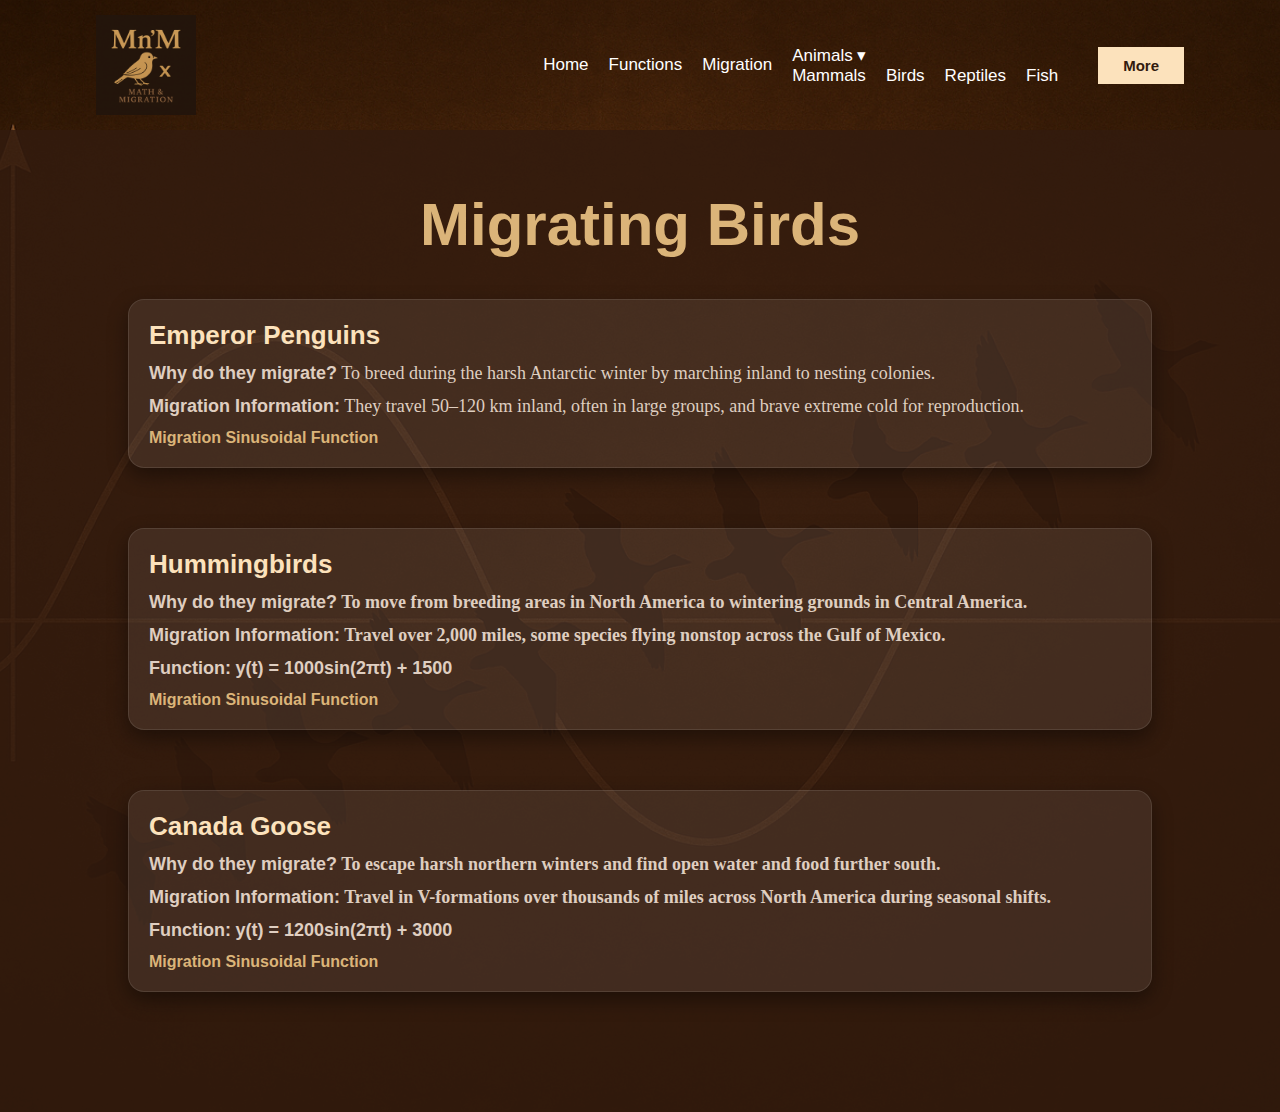
<file: Sinusoidal website/birds.html>
<!DOCTYPE html>
<html lang="en">
<head>
  <meta charset="UTF-8" />
  <meta name="viewport" content="width=device-width, initial-scale=1.0"/>
  <title>Mammal Migration | Math n' Migration</title>
  <link rel="stylesheet" href="style.css" />
  <style>
    body {
      background: url('./images/ChatGPT Image Apr 9, 2025, 06_01_32 PM.png') no-repeat center center;
      background-size: cover;
      font-family: 'Poppins', sans-serif;
      color: #fce2bc;
    }

    .container {
      padding: 60px 10%;
      background-color: rgba(50, 27, 14, 0.85);
      min-height: 100vh;
    }

    h1, h2 {
      text-align: center;
      margin-bottom: 40px;
      color: #dbb479;
    }

    .animal-section {
      margin-bottom: 60px;
      padding: 20px;
      background-color: rgba(255, 255, 255, 0.08);
      border-radius: 16px;
      border: 1px solid rgba(255, 255, 255, 0.1);
      box-shadow: 0 8px 20px rgba(0, 0, 0, 0.4);
    }

    .animal-section h3 {
      font-size: 26px;
      color: #fce2bc;
    }

    .animal-section p {
      font-size: 18px;
      color: #dfcec0;
      margin: 12px 0;
    }

    .animal-section img {
      width: 100%;
      max-width: 600px;
      border-radius: 10px;
      margin-top: 20px;
      box-shadow: 0 4px 10px rgba(0,0,0,0.4);
    }

    .popup-link {
      color: #dbb479;
      text-decoration: none;
      font-weight: bold;
      cursor: pointer;
    }

    /* Modal styling */
    .modal {
      display: none;
      position: fixed;
      z-index: 1;
      left: 0;
      top: 0;
      width: 100%;
      height: 100%;
      overflow: auto;
      background-color: rgb(0,0,0);
      background-color: rgba(0,0,0,0.4);
      padding-top: 60px;
    }

    .modal-content {
      background-color: #fce2bc;
      margin: 5% auto;
      padding: 20px;
      border: 4px solid #000000;
      width: 80%;
      max-width: 700px;
      border-radius: 12px;
      box-shadow: 0 4px 10px rgba(0, 0, 0, 0.3);
      color:#333;
      text-align: center;
    }

    .close {
      color: #aaa;
      float: right;
      font-size: 28px;
      font-weight: bold;
    }

    .close:hover,
    .close:focus {
      color: black;
      text-decoration: none;
      cursor: pointer;
    }

    /* Styling for sinusoidal graph and explanation */
    .graph-container {
      margin-top: 20px;
      text-align: center;
    }

    .graph-container img {
      max-width: 100%;
      height: auto;
    }

    .graph-explanation {
      margin-top: 20px;
      color: #333;
      font-size: 16px;
    }

  </style>
</head>
<body>
  <nav>
    <img src="./images/lgo.png" alt="Logo" class="logo">
    <ul>
      <li><a href="index.html">Home</a></li>
      <li><a href="sfunctions.html">Functions</a></li>
      <li><a href="migrations.html">Migration</a></li>
      <li class="dropdown">
        <a href="#">Animals ▾</a>
        <ul class="dropdown-content">
          <li><a href="mammals.html">Mammals</a></li>
          <li><a href="birds.html">Birds</a></li>
          <li><a href="reptiles.html">Reptiles</a></li>
          <li><a href="fish.html">Fish</a></li>
        </ul>
      </li>
      <button>More</button>
    </ul>
  </nav> 

  <div class="container">
    <h1>Migrating Birds</h1>

    <div class="animal-section">
      <h3>Emperor Penguins</h3>
      <p><strong>Why do they migrate?</strong> To breed during the harsh Antarctic winter by marching inland to nesting colonies.</p>
      <p><strong>Migration Information:</strong> They travel 50–120 km inland, often in large groups, and brave extreme cold for reproduction.</p><strong>
      <a class="popup-link" href="#" onclick="openModal('whaleModal')">Migration Sinusoidal Function</a>
    </div>

    <div class="animal-section">
      <h3>Hummingbirds</h3>
      <p><strong>Why do they migrate?</strong> To move from breeding areas in North America to wintering grounds in Central America.</p>
      <p><strong>Migration Information:</strong> Travel over 2,000 miles, some species flying nonstop across the Gulf of Mexico.</p>
      <p><strong>Function:</strong> <code>y(t) = 1000sin(2πt) + 1500</code></p>
      <a class="popup-link" href="#" onclick="openModal('whaleModal')">Migration Sinusoidal Function</a>
    </div>

    <div class="animal-section">
      <h3>Canada Goose</h3>
      <p><strong>Why do they migrate?</strong> To escape harsh northern winters and find open water and food further south.</p>
      <p><strong>Migration Information:</strong> Travel in V-formations over thousands of miles across North America during seasonal shifts.</p>
      <p><strong>Function:</strong> <code>y(t) = 1200sin(2πt) + 3000</code></p>
      <a class="popup-link" href="#" onclick="openModal('whaleModal')">Migration Sinusoidal Function</a>
    </div>

    <div id="whaleModal" class="modal">
      <div class="modal-content">
        <span class="close" onclick="closeModal('whaleModal')">&times;</span>
        <h4>Sinusoidal Migration of Emperor Penguins</h4>
        <div class="graph-container">
          <img src="./images/stylish_humpback_graph.png" alt="Humpback Whale Migration Graph" class="side-by-side">
          <img src="./images/sinusoidal_migration_path_longitude.png" alt="Humpback Whale Migration Graph" class="side-by-side">
        </div>
        <p class="graph-explanation">
          The sinusoidal models tracks the latitudinal and longitudinal migration of North Atlantic Humpback Whales throughout the year.  
          <br><br>
          <strong>Latitude Function:</strong> <code>-20cos((π/6)x) + 40</code><br></n>
          <strong>Longitude Function:</strong> <code>18cos((π/6)x) + 60</code>
          <br><br>
          These equations represent two cycles of annual movement — from breeding grounds in the Caribbean (low latitude, high longitude) to feeding grounds near Greenland (high latitude, low longitude), then back again.
        </p>
      </div>
    </div>
    
    <style>
      .modal-content {
        width: 80%; /* Allows the modal to have a decent width */
        margin: auto; /* Centers the modal */
        padding: 20px; /* Adds padding around content */
        max-width: 900px; /* Prevents the modal from being too large */
        box-sizing: border-box;
      }
    
      .graph-container {
        display: flex;
        justify-content: space-between;
        flex-wrap: wrap;
        gap: 20px; /* Adjusts spacing between images */
        margin-bottom: 20px; /* Adds spacing below images */
      }
    
      .side-by-side {
        width: 48%; /* Adjusts the width to leave some space between images */
        max-width: 400px; /* Prevents the images from becoming too large */
        height: auto; /* Keeps the aspect ratio intact */
      }
    
      .graph-explanation {
        font-size: 16px; /* Ensures readability of the text */
        line-height: 1.5;
        white-space: normal; /* Ensures text wraps properly */
        overflow-wrap: break-word; /* Prevents overflow */
      }
    </style>
       
<!-- ... everything before this stays the same ... -->

    <!-- Wildebeest Modal -->
    <div id="wildebeestModal" class="modal">
      <div class="modal-content">
        <span class="close" onclick="closeModal('wildebeestModal')">&times;</span>
        <h4>Sinusoidal Migration of Hummingbirds</h4>
        <div class="graph-container">
          <img src="./images/wildebeestlatitiude.png" alt="Wildebeest Latitude Graph" class="side-by-side">
          <img src="./images/wildebeestlongitiude.png" alt="Wildebeest Longitude Graph" class="side-by-side">
        </div>
        <p class="graph-explanation">
          The sinusoidal models track the latitudinal and longitudinal migration of the Wildebeest throughout the year.  
          <br><br>
          <strong>Latitude Function:</strong> <code>-0.5cos((π/6)x) -2.5</code><br>
          <strong>Longitude Function:</strong> <code>Almost No Change</code>
          <br><br>
          Wildebeest start the year (x=0) at the Southern Serengeti. They migrate here each year to take advantage of the fresh grass that emerges during the rainy season, which also coincides with the calving season. During the summer season (x=6), they can be seen in the Northern Serengeti, in search of fresh grass and water yet again.
        </p>
      </div>

      <style>
        .modal-content {
          width: 80%;
          margin: auto;
          padding: 20px;
          max-width: 900px;
          box-sizing: border-box;
        }
        .graph-container {
          display: flex;
          justify-content: space-between;
          flex-wrap: wrap;
          gap: 20px;
          margin-bottom: 20px;
        }
        .side-by-side {
          width: 48%;
          max-width: 400px;
          height: auto;
        }
        .graph-explanation {
          font-size: 16px;
          line-height: 1.5;
          white-space: normal;
          overflow-wrap: break-word;
        }
      </style>
    </div>

    <!-- Elephant Seal Modal -->
    <div id="sealModal" class="modal">
      <div class="modal-content">
        <span class="close" onclick="closeModal('sealModal')">&times;</span>
        <h4>Sinusoidal Migration of Canada Geese</h4>
        <div class="graph-container">
          <img src="./images/elephantseallatititude.png" alt="Elephant Seal Latitude Graph" class="side-by-side">
          <img src="./images/elephantseallongitude.png" alt="Elephant Seal Longitude Graph" class="side-by-side">
        </div>
        <p class="graph-explanation">
          The sinusoidal models track the latitudinal and longitudinal migration of the Northern Elephant Seals throughout the year.  
          <br><br>
          <strong>Latitude Function:</strong> <code>-9cos((π/3)x) + 46</code><br>
          <strong>Longitude Function:</strong> <code>-11.5cos((π/3)x) + 133.5</code>
          <br><br>
          They begin their year near Piedras Blancas, California for breeding. Males then travel to the Gulf of Alaska to forage, then return to molt. They feed again in the fall and return in winter for the next breeding season.
        </p>
      </div>

      <style>
        .modal-content {
          width: 80%;
          margin: auto;
          padding: 20px;
          max-width: 900px;
          box-sizing: border-box;
        }
        .graph-container {
          display: flex;
          justify-content: space-between;
          flex-wrap: wrap;
          gap: 20px;
          margin-bottom: 20px;
        }
        .side-by-side {
          width: 48%;
          max-width: 400px;
          height: auto;
        }
        .graph-explanation {
          font-size: 16px;
          line-height: 1.5;
          white-space: normal;
          overflow-wrap: break-word;
        }
      </style>
    </div>

  </div> <!-- End of .container -->

  <script>
    function openModal(modalId) {
      document.getElementById(modalId).style.display = "block";
    }

    function closeModal(modalId) {
      document.getElementById(modalId).style.display = "none";
    }
  </script>
</body>
</html>
</file>
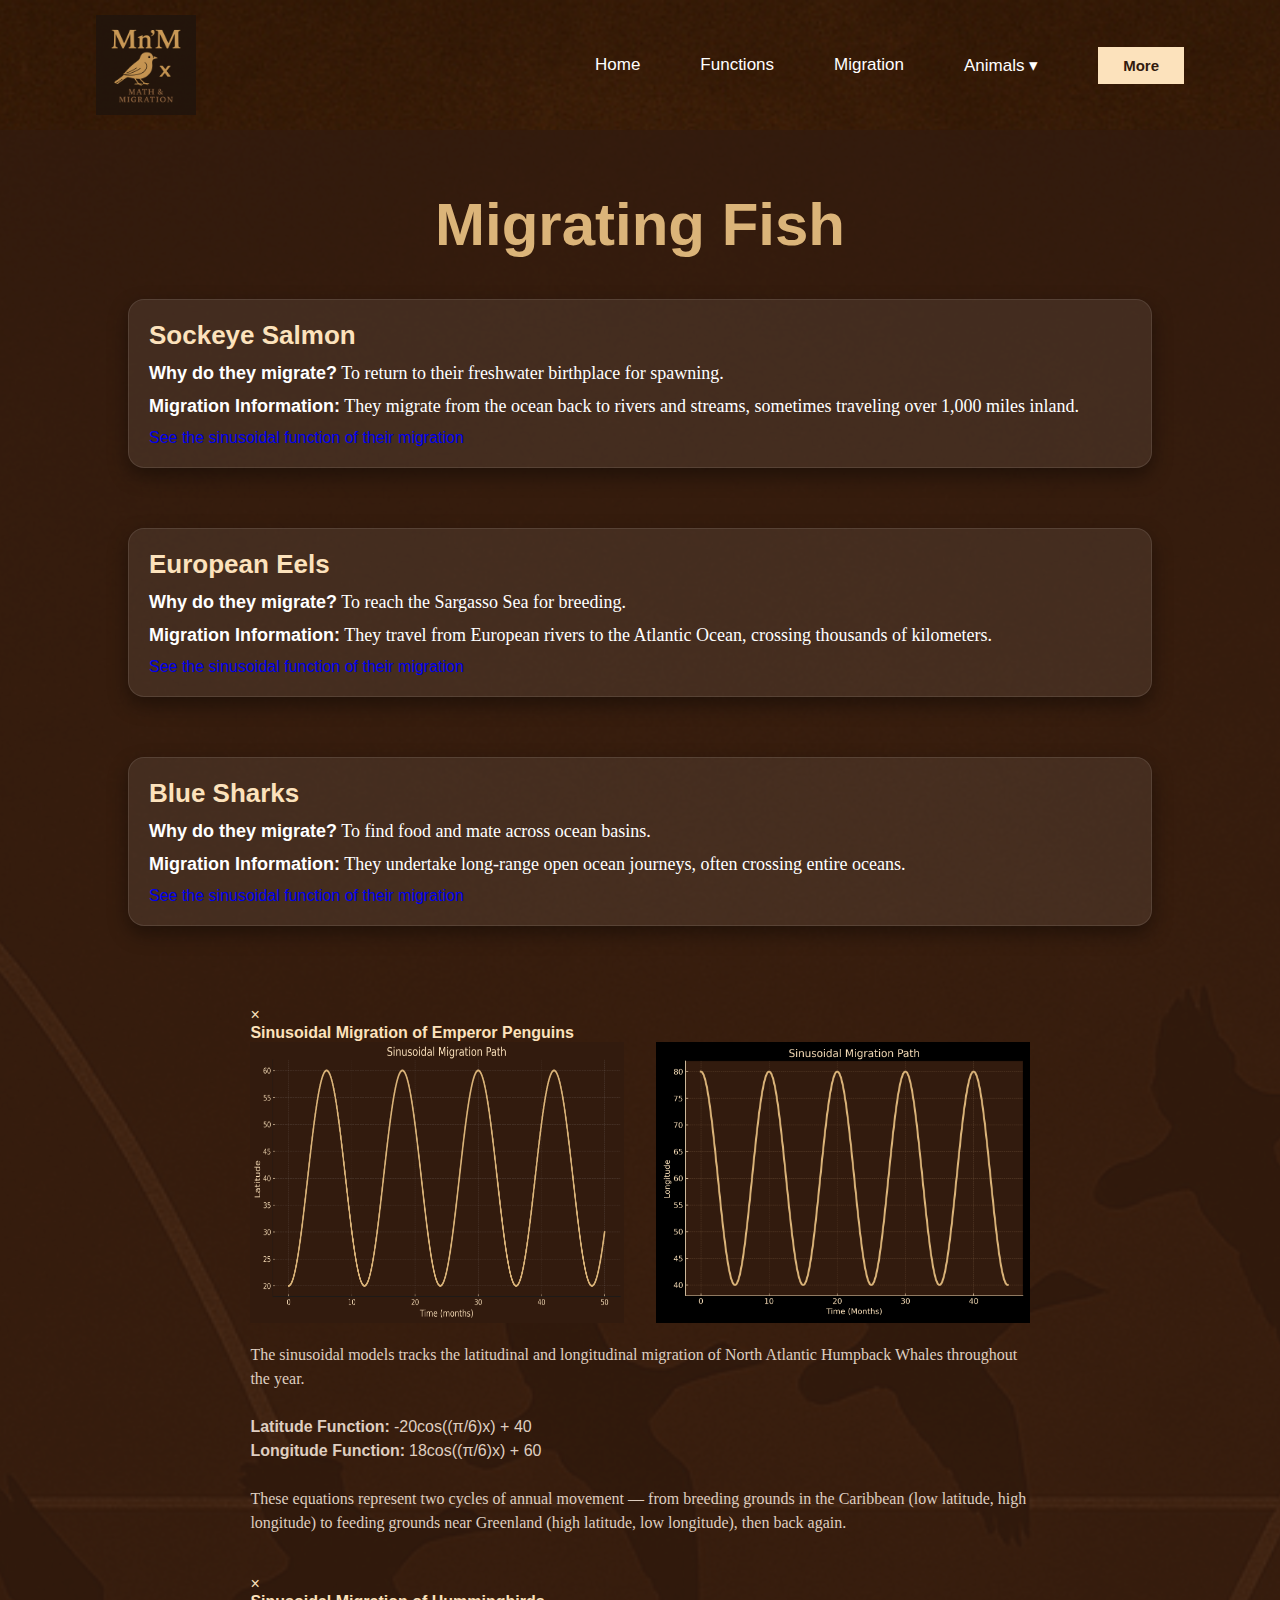
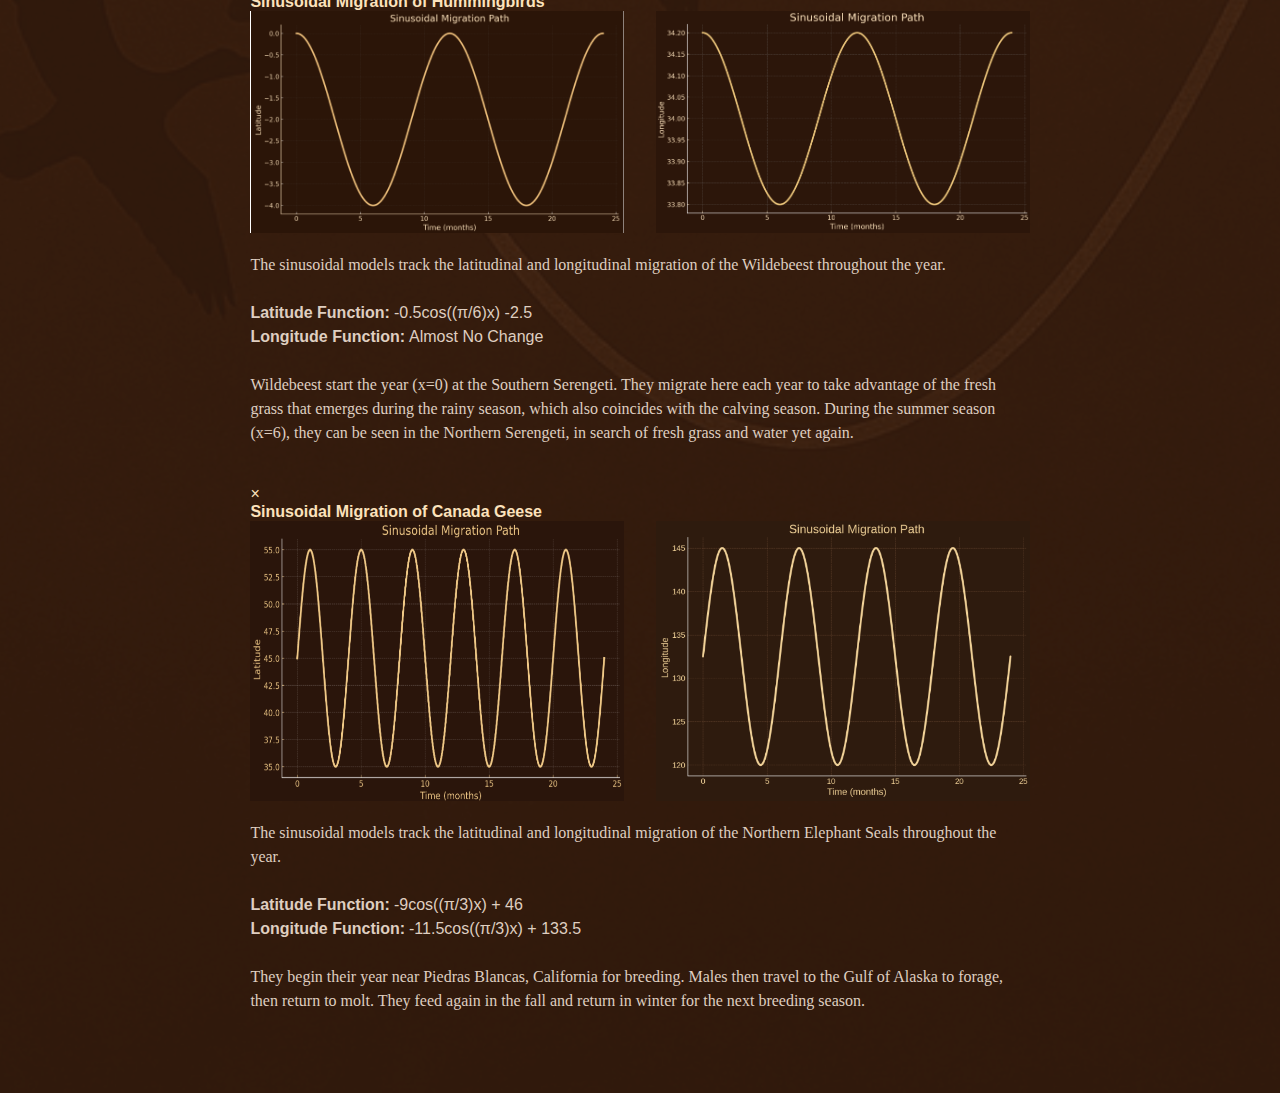
<file: Sinusoidal website/fish.html>
<!DOCTYPE html>
<html lang="en">
<head>
  <meta charset="UTF-8" />
  <meta name="viewport" content="width=device-width, initial-scale=1.0"/>
  <title>Fish Migration | Math n' Migration</title>
  <link rel="stylesheet" href="style.css" />
  <link rel="stylesheet" href="https://cdnjs.cloudflare.com/ajax/libs/font-awesome/6.4.0/css/all.min.css">
  <style>
    body {
      background: url('./images/ChatGPT Image Apr 9, 2025, 06_01_32 PM.png') no-repeat center center;
      background-size: cover;
      font-family: 'Poppins', sans-serif;
      color: #fce2bc;
    }

    .container {
      padding: 60px 10%;
      background-color: rgba(50, 27, 14, 0.85);
      min-height: 100vh;
    }

    h1, h2 {
      text-align: center;
      margin-bottom: 40px;
      color: #dbb479;
    }

    .animal-section {
      margin-bottom: 60px;
      padding: 20px;
      background-color: rgba(255, 255, 255, 0.08);
      border-radius: 16px;
      border: 1px solid rgba(255, 255, 255, 0.1);
      box-shadow: 0 8px 20px rgba(0, 0, 0, 0.4);
    }

    .animal-section h3 {
      font-size: 26px;
      color: #fce2bc;
    }

    .animal-section p {
      font-size: 18px;
      color: #fff;
      margin: 12px 0;
    }

    .animal-section img {
      width: 100%;
      max-width: 600px;
      border-radius: 10px;
      margin-top: 20px;
      box-shadow: 0 4px 10px rgba(0,0,0,0.4);
    }

    nav {
      display: flex;
      align-items: center;
      justify-content: space-between;
      width: 85%;
      margin: auto;
      padding: 15px 0;
    }

    nav ul {
      display: flex;
      align-items: center;
    }

    nav ul li {
      margin: 0 20px;
      position: relative;
    }

    nav ul li a {
      color: #fff;
      font-size: 17px;
      transition: 0.1s;
      cursor: pointer;
    }

    nav ul li a:hover {
      border-bottom: 2px solid #dbb479;
    }

    .dropdown-content {
      display: none;
      position: absolute;
      background-color: rgba(50, 27, 14, 0.95);
      box-shadow: 0px 8px 16px rgba(0,0,0,0.3);
      z-index: 1;
      top: 35px;
      left: 0;
      border-radius: 10px;
    }

    .dropdown-content li {
      padding: 10px 20px;
      white-space: nowrap;
    }

    .dropdown:hover .dropdown-content {
      display: block;
    }

    .logo {
      width: 100px;
    }
  </style>
</head>
<body>
    <nav>
        <img src="./images/lgo.png" alt="Logo" class="logo">
        <ul>
          <li><a href="index.html">Home</a></li>
          <li><a href="sfunctions.html">Functions</a></li>
          <li><a href="migrations.html">Migration</a></li>
          <li class="dropdown">
            <a href="#">Animals ▾</a>
            <ul class="dropdown-content">
              <li><a href="mammals.html">Mammals</a></li>
              <li><a href="birds.html">Birds</a></li>
              <li><a href="reptiles.html">Reptiles</a></li>
              <li><a href="fish.html">Fish</a></li>
            </ul>
          </li>
          <button>More</button>
        </ul>
      </nav>  

  <div class="container">
    <h1>Migrating Fish</h1>

    <div class="animal-section">
      <h3>Sockeye Salmon</h3>
      <p><strong>Why do they migrate?</strong> To return to their freshwater birthplace for spawning.</p>
      <p><strong>Migration Information:</strong> They migrate from the ocean back to rivers and streams, sometimes traveling over 1,000 miles inland.</p>
      <a class="popup-link" href="#" onclick="openModal('whaleModal')">See the sinusoidal function of their migration</a>
    </div>

    <div class="animal-section">
      <h3>European Eels</h3>
      <p><strong>Why do they migrate?</strong> To reach the Sargasso Sea for breeding.</p>
      <p><strong>Migration Information:</strong> They travel from European rivers to the Atlantic Ocean, crossing thousands of kilometers.</p>
      <a class="popup-link" href="#" onclick="openModal('whaleModal')">See the sinusoidal function of their migration</a>
    </div>

    <div class="animal-section">
      <h3>Blue Sharks</h3>
      <p><strong>Why do they migrate?</strong> To find food and mate across ocean basins.</p>
      <p><strong>Migration Information:</strong> They undertake long-range open ocean journeys, often crossing entire oceans.</p>
      <a class="popup-link" href="#" onclick="openModal('whaleModal')">See the sinusoidal function of their migration</a>
    </div>

  <div id="whaleModal" class="modal">
      <div class="modal-content">
        <span class="close" onclick="closeModal('whaleModal')">&times;</span>
        <h4>Sinusoidal Migration of Emperor Penguins</h4>
        <div class="graph-container">
          <img src="./images/stylish_humpback_graph.png" alt="Humpback Whale Migration Graph" class="side-by-side">
          <img src="./images/sinusoidal_migration_path_longitude.png" alt="Humpback Whale Migration Graph" class="side-by-side">
        </div>
        <p class="graph-explanation">
          The sinusoidal models tracks the latitudinal and longitudinal migration of North Atlantic Humpback Whales throughout the year.  
          <br><br>
          <strong>Latitude Function:</strong> <code>-20cos((π/6)x) + 40</code><br></n>
          <strong>Longitude Function:</strong> <code>18cos((π/6)x) + 60</code>
          <br><br>
          These equations represent two cycles of annual movement — from breeding grounds in the Caribbean (low latitude, high longitude) to feeding grounds near Greenland (high latitude, low longitude), then back again.
        </p>
      </div>
    </div>
    
    <style>
      .modal-content {
        width: 80%; /* Allows the modal to have a decent width */
        margin: auto; /* Centers the modal */
        padding: 20px; /* Adds padding around content */
        max-width: 900px; /* Prevents the modal from being too large */
        box-sizing: border-box;
      }
    
      .graph-container {
        display: flex;
        justify-content: space-between;
        flex-wrap: wrap;
        gap: 20px; /* Adjusts spacing between images */
        margin-bottom: 20px; /* Adds spacing below images */
      }
    
      .side-by-side {
        width: 48%; /* Adjusts the width to leave some space between images */
        max-width: 400px; /* Prevents the images from becoming too large */
        height: auto; /* Keeps the aspect ratio intact */
      }
    
      .graph-explanation {
        font-size: 16px; /* Ensures readability of the text */
        line-height: 1.5;
        white-space: normal; /* Ensures text wraps properly */
        overflow-wrap: break-word; /* Prevents overflow */
      }
    </style>
       
<!-- ... everything before this stays the same ... -->

    <!-- Wildebeest Modal -->
    <div id="wildebeestModal" class="modal">
      <div class="modal-content">
        <span class="close" onclick="closeModal('wildebeestModal')">&times;</span>
        <h4>Sinusoidal Migration of Hummingbirds</h4>
        <div class="graph-container">
          <img src="./images/wildebeestlatitiude.png" alt="Wildebeest Latitude Graph" class="side-by-side">
          <img src="./images/wildebeestlongitiude.png" alt="Wildebeest Longitude Graph" class="side-by-side">
        </div>
        <p class="graph-explanation">
          The sinusoidal models track the latitudinal and longitudinal migration of the Wildebeest throughout the year.  
          <br><br>
          <strong>Latitude Function:</strong> <code>-0.5cos((π/6)x) -2.5</code><br>
          <strong>Longitude Function:</strong> <code>Almost No Change</code>
          <br><br>
          Wildebeest start the year (x=0) at the Southern Serengeti. They migrate here each year to take advantage of the fresh grass that emerges during the rainy season, which also coincides with the calving season. During the summer season (x=6), they can be seen in the Northern Serengeti, in search of fresh grass and water yet again.
        </p>
      </div>

      <style>
        .modal-content {
          width: 80%;
          margin: auto;
          padding: 20px;
          max-width: 900px;
          box-sizing: border-box;
        }
        .graph-container {
          display: flex;
          justify-content: space-between;
          flex-wrap: wrap;
          gap: 20px;
          margin-bottom: 20px;
        }
        .side-by-side {
          width: 48%;
          max-width: 400px;
          height: auto;
        }
        .graph-explanation {
          font-size: 16px;
          line-height: 1.5;
          white-space: normal;
          overflow-wrap: break-word;
        }
      </style>
    </div>

    <!-- Elephant Seal Modal -->
    <div id="sealModal" class="modal">
      <div class="modal-content">
        <span class="close" onclick="closeModal('sealModal')">&times;</span>
        <h4>Sinusoidal Migration of Canada Geese</h4>
        <div class="graph-container">
          <img src="./images/elephantseallatititude.png" alt="Elephant Seal Latitude Graph" class="side-by-side">
          <img src="./images/elephantseallongitude.png" alt="Elephant Seal Longitude Graph" class="side-by-side">
        </div>
        <p class="graph-explanation">
          The sinusoidal models track the latitudinal and longitudinal migration of the Northern Elephant Seals throughout the year.  
          <br><br>
          <strong>Latitude Function:</strong> <code>-9cos((π/3)x) + 46</code><br>
          <strong>Longitude Function:</strong> <code>-11.5cos((π/3)x) + 133.5</code>
          <br><br>
          They begin their year near Piedras Blancas, California for breeding. Males then travel to the Gulf of Alaska to forage, then return to molt. They feed again in the fall and return in winter for the next breeding season.
        </p>
      </div>

      <style>
        .modal-content {
          width: 80%;
          margin: auto;
          padding: 20px;
          max-width: 900px;
          box-sizing: border-box;
        }
        .graph-container {
          display: flex;
          justify-content: space-between;
          flex-wrap: wrap;
          gap: 20px;
          margin-bottom: 20px;
        }
        .side-by-side {
          width: 48%;
          max-width: 400px;
          height: auto;
        }
        .graph-explanation {
          font-size: 16px;
          line-height: 1.5;
          white-space: normal;
          overflow-wrap: break-word;
        }
      </style>
    </div>

  </div> <!-- End of .container -->

  <script>
    function openModal(modalId) {
      document.getElementById(modalId).style.display = "block";
    }

    function closeModal(modalId) {
      document.getElementById(modalId).style.display = "none";
    }
  </script>
</body>
</html>
</file>
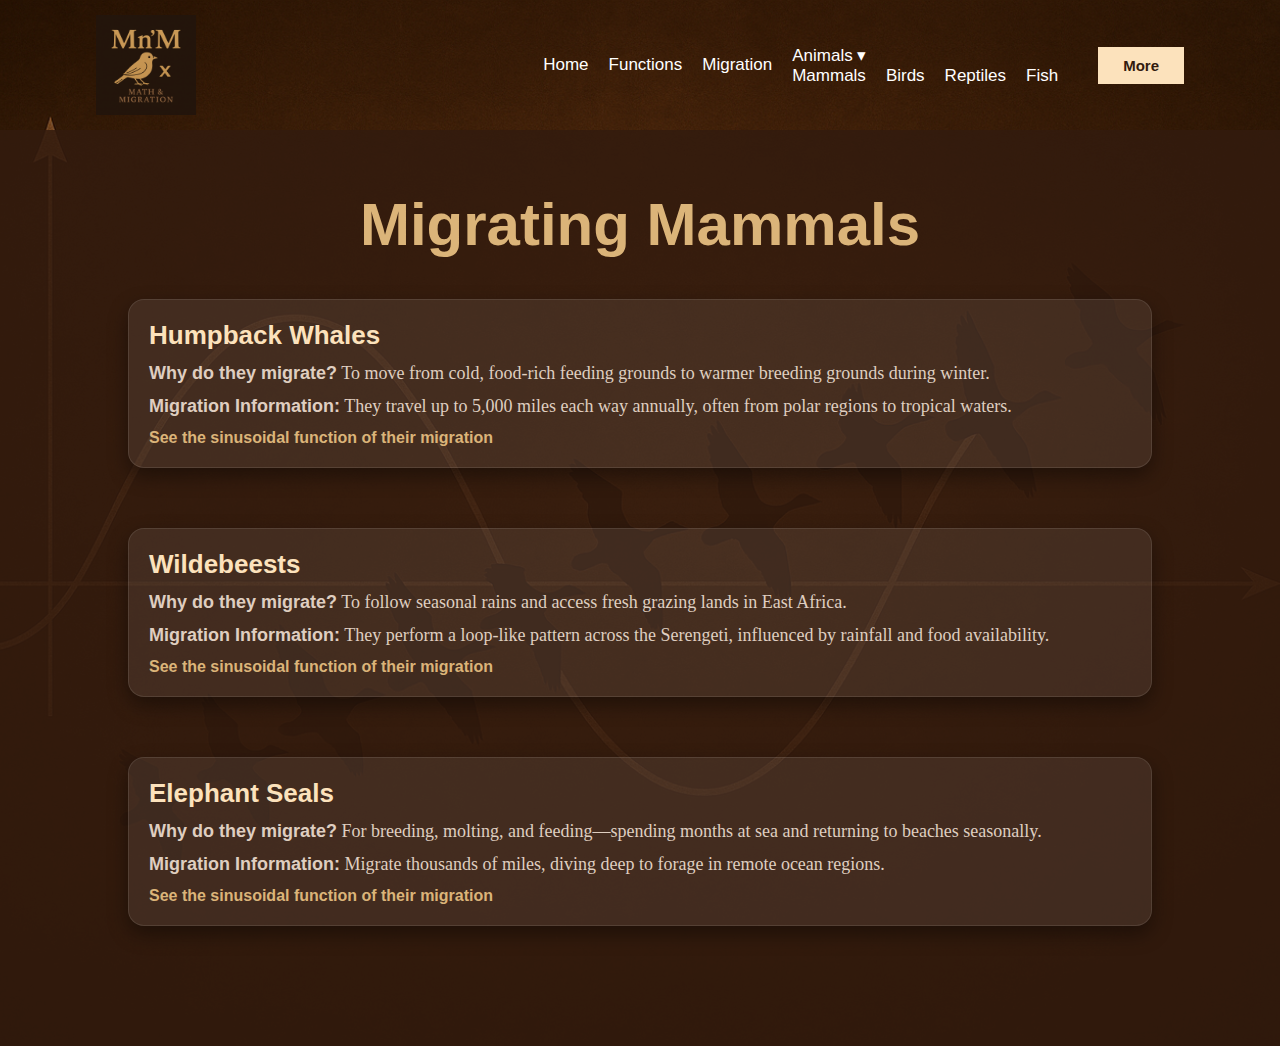
<file: Sinusoidal website/mammals.html>
<!DOCTYPE html>
<html lang="en">
<head>
  <meta charset="UTF-8" />
  <meta name="viewport" content="width=device-width, initial-scale=1.0"/>
  <title>Mammal Migration | Math n' Migration</title>
  <link rel="stylesheet" href="style.css" />
  <style>
    body {
      background: url('./images/ChatGPT Image Apr 9, 2025, 06_01_32 PM.png') no-repeat center center;
      background-size: cover;
      font-family: 'Poppins', sans-serif;
      color: #fce2bc;
    }

    .container {
      padding: 60px 10%;
      background-color: rgba(50, 27, 14, 0.85);
      min-height: 100vh;
    }

    h1, h2 {
      text-align: center;
      margin-bottom: 40px;
      color: #dbb479;
    }

    .animal-section {
      margin-bottom: 60px;
      padding: 20px;
      background-color: rgba(255, 255, 255, 0.08);
      border-radius: 16px;
      border: 1px solid rgba(255, 255, 255, 0.1);
      box-shadow: 0 8px 20px rgba(0, 0, 0, 0.4);
    }

    .animal-section h3 {
      font-size: 26px;
      color: #fce2bc;
    }

    .animal-section p {
      font-size: 18px;
      color: #dfcec0;
      margin: 12px 0;
    }

    .animal-section img {
      width: 100%;
      max-width: 600px;
      border-radius: 10px;
      margin-top: 20px;
      box-shadow: 0 4px 10px rgba(0,0,0,0.4);
    }

    .popup-link {
      color: #dbb479;
      text-decoration: none;
      font-weight: bold;
      cursor: pointer;
    }

    /* Modal styling */
    .modal {
      display: none;
      position: fixed;
      z-index: 1;
      left: 0;
      top: 0;
      width: 100%;
      height: 100%;
      overflow: auto;
      background-color: rgb(0,0,0);
      background-color: rgba(0,0,0,0.4);
      padding-top: 60px;
    }

    .modal-content {
      background-color: #fce2bc;
      margin: 5% auto;
      padding: 20px;
      border: 4px solid #000000;
      width: 80%;
      max-width: 700px;
      border-radius: 12px;
      box-shadow: 0 4px 10px rgba(0, 0, 0, 0.3);
      color:#333;
      text-align: center;
    }

    .close {
      color: #aaa;
      float: right;
      font-size: 28px;
      font-weight: bold;
    }

    .close:hover,
    .close:focus {
      color: black;
      text-decoration: none;
      cursor: pointer;
    }

    /* Styling for sinusoidal graph and explanation */
    .graph-container {
      margin-top: 20px;
      text-align: center;
    }

    .graph-container img {
      max-width: 100%;
      height: auto;
    }

    .graph-explanation {
      margin-top: 20px;
      color: #333;
      font-size: 16px;
    }

  </style>
</head>
<body>
  <nav>
    <img src="./images/lgo.png" alt="Logo" class="logo">
    <ul>
      <li><a href="index.html">Home</a></li>
      <li><a href="sfunctions.html">Functions</a></li>
      <li><a href="migrations.html">Migration</a></li>
      <li class="dropdown">
        <a href="#">Animals ▾</a>
        <ul class="dropdown-content">
          <li><a href="mammals.html">Mammals</a></li>
          <li><a href="birds.html">Birds</a></li>
          <li><a href="reptiles.html">Reptiles</a></li>
          <li><a href="fish.html">Fish</a></li>
        </ul>
      </li>
      <button>More</button>
    </ul>
  </nav>  

  <div class="container">
    <h1>Migrating Mammals</h1>

    <div class="animal-section">
      <h3>Humpback Whales</h3>
      <p><strong>Why do they migrate?</strong> To move from cold, food-rich feeding grounds to warmer breeding grounds during winter.</p>
      <p><strong>Migration Information:</strong> They travel up to 5,000 miles each way annually, often from polar regions to tropical waters.</p>
      <a class="popup-link" href="#" onclick="openModal('whaleModal')">See the sinusoidal function of their migration</a>
    </div>

    <div class="animal-section">
      <h3>Wildebeests</h3>
      <p><strong>Why do they migrate?</strong> To follow seasonal rains and access fresh grazing lands in East Africa.</p>
      <p><strong>Migration Information:</strong> They perform a loop-like pattern across the Serengeti, influenced by rainfall and food availability.</p>
      <a class="popup-link" href="#" onclick="openModal('wildebeestModal')">See the sinusoidal function of their migration</a>
    </div>

    <div class="animal-section">
      <h3>Elephant Seals</h3>
      <p><strong>Why do they migrate?</strong> For breeding, molting, and feeding—spending months at sea and returning to beaches seasonally.</p>
      <p><strong>Migration Information:</strong> Migrate thousands of miles, diving deep to forage in remote ocean regions.</p>
      <a class="popup-link" href="#" onclick="openModal('sealModal')">See the sinusoidal function of their migration</a>
    </div>

    <div id="whaleModal" class="modal">
      <div class="modal-content">
        <span class="close" onclick="closeModal('whaleModal')">&times;</span>
        <h4>Sinusoidal Migration of Humpback Whales</h4>
        <div class="graph-container">
          <img src="./images/stylish_humpback_graph.png" alt="Humpback Whale Migration Graph" class="side-by-side">
          <img src="./images/sinusoidal_migration_path_longitude.png" alt="Humpback Whale Migration Graph" class="side-by-side">
        </div>
        <p class="graph-explanation">
          The sinusoidal models tracks the latitudinal and longitudinal migration of North Atlantic Humpback Whales throughout the year.  
          <br><br>
          <strong>Latitude Function:</strong> <code>-20cos((π/6)x) + 40</code><br></n>
          <strong>Longitude Function:</strong> <code>18cos((π/6)x) + 60</code>
          <br><br>
          These equations represent two cycles of annual movement — from breeding grounds in the Caribbean (low latitude, high longitude) to feeding grounds near Greenland (high latitude, low longitude), then back again.
        </p>
      </div>
    </div>
    
    <style>
      .modal-content {
        width: 80%; /* Allows the modal to have a decent width */
        margin: auto; /* Centers the modal */
        padding: 20px; /* Adds padding around content */
        max-width: 900px; /* Prevents the modal from being too large */
        box-sizing: border-box;
      }
    
      .graph-container {
        display: flex;
        justify-content: space-between;
        flex-wrap: wrap;
        gap: 20px; /* Adjusts spacing between images */
        margin-bottom: 20px; /* Adds spacing below images */
      }
    
      .side-by-side {
        width: 48%; /* Adjusts the width to leave some space between images */
        max-width: 400px; /* Prevents the images from becoming too large */
        height: auto; /* Keeps the aspect ratio intact */
      }
    
      .graph-explanation {
        font-size: 16px; /* Ensures readability of the text */
        line-height: 1.5;
        white-space: normal; /* Ensures text wraps properly */
        overflow-wrap: break-word; /* Prevents overflow */
      }
    </style>
       
<!-- ... everything before this stays the same ... -->

    <!-- Wildebeest Modal -->
    <div id="wildebeestModal" class="modal">
      <div class="modal-content">
        <span class="close" onclick="closeModal('wildebeestModal')">&times;</span>
        <h4>Sinusoidal Migration of Wildebeests</h4>
        <div class="graph-container">
          <img src="./images/wildebeestlatitiude.png" alt="Wildebeest Latitude Graph" class="side-by-side">
          <img src="./images/wildebeestlongitiude.png" alt="Wildebeest Longitude Graph" class="side-by-side">
        </div>
        <p class="graph-explanation">
          The sinusoidal models track the latitudinal and longitudinal migration of the Wildebeest throughout the year.  
          <br><br>
          <strong>Latitude Function:</strong> <code>-0.5cos((π/6)x) -2.5</code><br>
          <strong>Longitude Function:</strong> <code>Almost No Change</code>
          <br><br>
          Wildebeest start the year (x=0) at the Southern Serengeti. They migrate here each year to take advantage of the fresh grass that emerges during the rainy season, which also coincides with the calving season. During the summer season (x=6), they can be seen in the Northern Serengeti, in search of fresh grass and water yet again.
        </p>
      </div>

      <style>
        .modal-content {
          width: 80%;
          margin: auto;
          padding: 20px;
          max-width: 900px;
          box-sizing: border-box;
        }
        .graph-container {
          display: flex;
          justify-content: space-between;
          flex-wrap: wrap;
          gap: 20px;
          margin-bottom: 20px;
        }
        .side-by-side {
          width: 48%;
          max-width: 400px;
          height: auto;
        }
        .graph-explanation {
          font-size: 16px;
          line-height: 1.5;
          white-space: normal;
          overflow-wrap: break-word;
        }
      </style>
    </div>

    <!-- Elephant Seal Modal -->
    <div id="sealModal" class="modal">
      <div class="modal-content">
        <span class="close" onclick="closeModal('sealModal')">&times;</span>
        <h4>Sinusoidal Migration of Elephant Seals</h4>
        <div class="graph-container">
          <img src="./images/elephantseallatititude.png" alt="Elephant Seal Latitude Graph" class="side-by-side">
          <img src="./images/elephantseallongitude.png" alt="Elephant Seal Longitude Graph" class="side-by-side">
        </div>
        <p class="graph-explanation">
          The sinusoidal models track the latitudinal and longitudinal migration of the Northern Elephant Seals throughout the year.  
          <br><br>
          <strong>Latitude Function:</strong> <code>-9cos((π/3)x) + 46</code><br>
          <strong>Longitude Function:</strong> <code>-11.5cos((π/3)x) + 133.5</code>
          <br><br>
          They begin their year near Piedras Blancas, California for breeding. Males then travel to the Gulf of Alaska to forage, then return to molt. They feed again in the fall and return in winter for the next breeding season.
        </p>
      </div>

      <style>
        .modal-content {
          width: 80%;
          margin: auto;
          padding: 20px;
          max-width: 900px;
          box-sizing: border-box;
        }
        .graph-container {
          display: flex;
          justify-content: space-between;
          flex-wrap: wrap;
          gap: 20px;
          margin-bottom: 20px;
        }
        .side-by-side {
          width: 48%;
          max-width: 400px;
          height: auto;
        }
        .graph-explanation {
          font-size: 16px;
          line-height: 1.5;
          white-space: normal;
          overflow-wrap: break-word;
        }
      </style>
    </div>

  </div> <!-- End of .container -->

  <script>
    function openModal(modalId) {
      document.getElementById(modalId).style.display = "block";
    }

    function closeModal(modalId) {
      document.getElementById(modalId).style.display = "none";
    }
  </script>
</body>
</html>
</file>
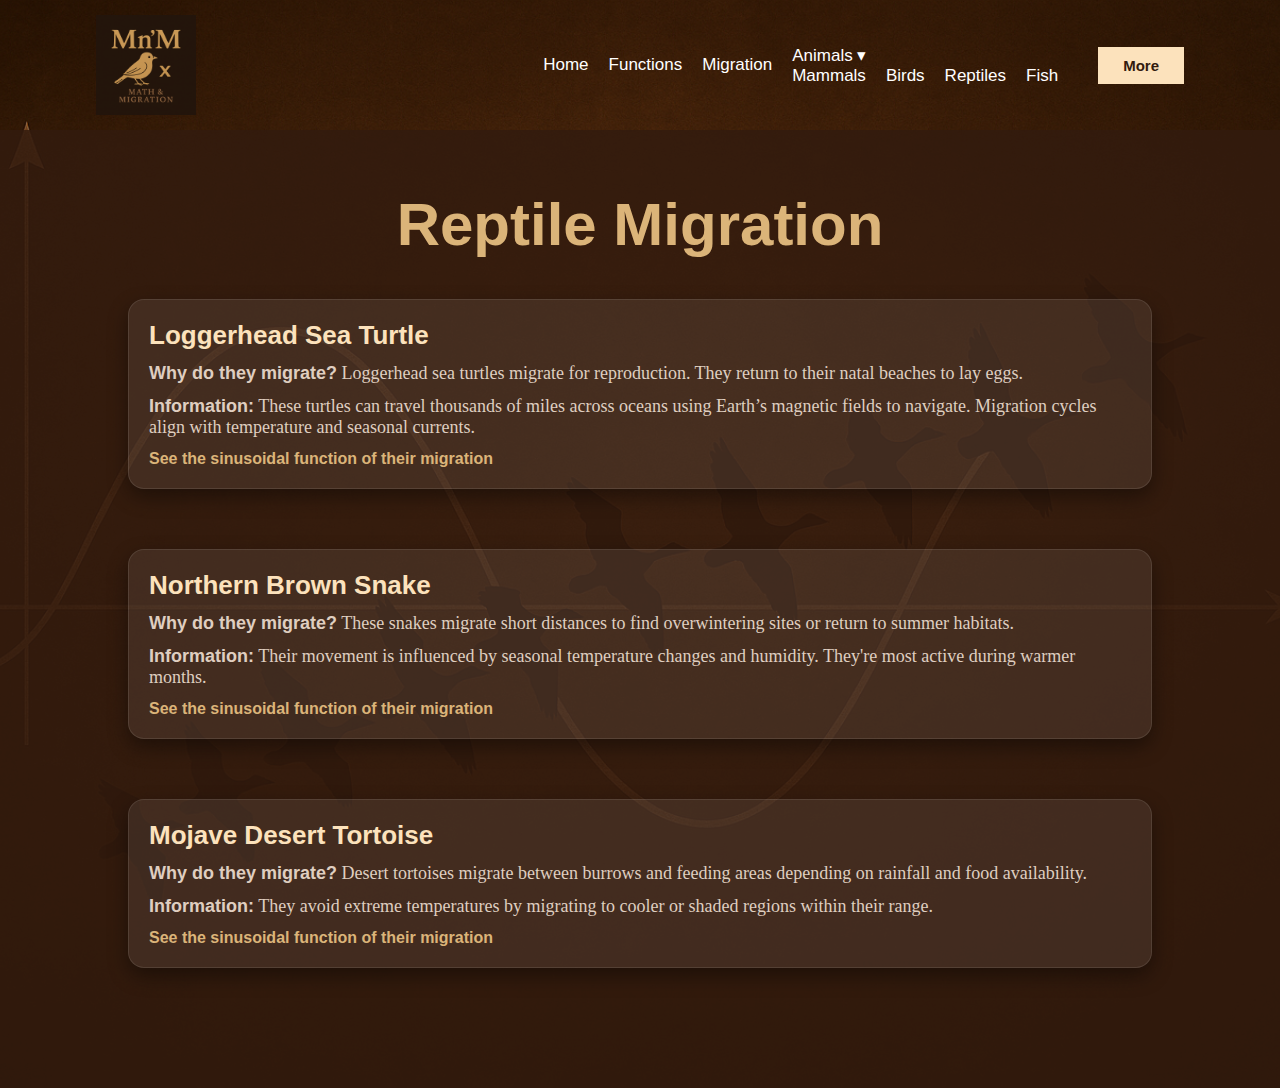
<file: Sinusoidal website/reptiles.html>
<!DOCTYPE html>
<html lang="en">
<head>
  <meta charset="UTF-8" />
  <meta name="viewport" content="width=device-width, initial-scale=1.0"/>
  <title>Mammal Migration | Math n' Migration</title>
  <link rel="stylesheet" href="style.css" />
  <style>
    body {
      background: url('./images/ChatGPT Image Apr 9, 2025, 06_01_32 PM.png') no-repeat center center;
      background-size: cover;
      font-family: 'Poppins', sans-serif;
      color: #fce2bc;
    }

    .container {
      padding: 60px 10%;
      background-color: rgba(50, 27, 14, 0.85);
      min-height: 100vh;
    }

    h1, h2 {
      text-align: center;
      margin-bottom: 40px;
      color: #dbb479;
    }

    .animal-section {
      margin-bottom: 60px;
      padding: 20px;
      background-color: rgba(255, 255, 255, 0.08);
      border-radius: 16px;
      border: 1px solid rgba(255, 255, 255, 0.1);
      box-shadow: 0 8px 20px rgba(0, 0, 0, 0.4);
    }

    .animal-section h3 {
      font-size: 26px;
      color: #fce2bc;
    }

    .animal-section p {
      font-size: 18px;
      color: #dfcec0;
      margin: 12px 0;
    }

    .animal-section img {
      width: 100%;
      max-width: 600px;
      border-radius: 10px;
      margin-top: 20px;
      box-shadow: 0 4px 10px rgba(0,0,0,0.4);
    }

    .popup-link {
      color: #dbb479;
      text-decoration: none;
      font-weight: bold;
      cursor: pointer;
    }

    /* Modal styling */
    .modal {
      display: none;
      position: fixed;
      z-index: 1;
      left: 0;
      top: 0;
      width: 100%;
      height: 100%;
      overflow: auto;
      background-color: rgb(0,0,0);
      background-color: rgba(0,0,0,0.4);
      padding-top: 60px;
    }

    .modal-content {
      background-color: #fce2bc;
      margin: 5% auto;
      padding: 20px;
      border: 4px solid #000000;
      width: 80%;
      max-width: 700px;
      border-radius: 12px;
      box-shadow: 0 4px 10px rgba(0, 0, 0, 0.3);
      color:#333;
      text-align: center;
    }

    .close {
      color: #aaa;
      float: right;
      font-size: 28px;
      font-weight: bold;
    }

    .close:hover,
    .close:focus {
      color: black;
      text-decoration: none;
      cursor: pointer;
    }

    /* Styling for sinusoidal graph and explanation */
    .graph-container {
      margin-top: 20px;
      text-align: center;
    }

    .graph-container img {
      max-width: 100%;
      height: auto;
    }

    .graph-explanation {
      margin-top: 20px;
      color: #333;
      font-size: 16px;
    }

  </style>
</head>
<body>
  <nav>
    <img src="./images/lgo.png" alt="Logo" class="logo">
    <ul>
      <li><a href="index.html">Home</a></li>
      <li><a href="sfunctions.html">Functions</a></li>
      <li><a href="migrations.html">Migration</a></li>
      <li class="dropdown">
        <a href="#">Animals ▾</a>
        <ul class="dropdown-content">
          <li><a href="mammals.html">Mammals</a></li>
          <li><a href="birds.html">Birds</a></li>
          <li><a href="reptiles.html">Reptiles</a></li>
          <li><a href="fish.html">Fish</a></li>
        </ul>
      </li>
      <button>More</button>
    </ul>
  </nav> 
      
  <div class="container">
    <h1>Reptile Migration</h1>

    <div class="animal-section">
      <h3>Loggerhead Sea Turtle</h3>
      <p><strong>Why do they migrate?</strong> Loggerhead sea turtles migrate for reproduction. They return to their natal beaches to lay eggs.</p>
      <p><strong>Information:</strong> These turtles can travel thousands of miles across oceans using Earth’s magnetic fields to navigate. Migration cycles align with temperature and seasonal currents.</p>
      <a class="popup-link" href="#" onclick="openModal('whaleModal')">See the sinusoidal function of their migration</a>
    </div>

    <div class="animal-section">
      <h3>Northern Brown Snake</h3>
      <p><strong>Why do they migrate?</strong> These snakes migrate short distances to find overwintering sites or return to summer habitats.</p>
      <p><strong>Information:</strong> Their movement is influenced by seasonal temperature changes and humidity. They're most active during warmer months.</p>
      <a class="popup-link" href="#" onclick="openModal('whaleModal')">See the sinusoidal function of their migration</a>
    </div>

    <div class="animal-section">
      <h3>Mojave Desert Tortoise</h3>
      <p><strong>Why do they migrate?</strong> Desert tortoises migrate between burrows and feeding areas depending on rainfall and food availability.</p>
      <p><strong>Information:</strong> They avoid extreme temperatures by migrating to cooler or shaded regions within their range.</p>
      <a class="popup-link" href="#" onclick="openModal('whaleModal')">See the sinusoidal function of their migration</a>
    </div>

  <div id="whaleModal" class="modal">
      <div class="modal-content">
        <span class="close" onclick="closeModal('whaleModal')">&times;</span>
        <h4>Sinusoidal Migration of Emperor Penguins</h4>
        <div class="graph-container">
          <img src="./images/stylish_humpback_graph.png" alt="Humpback Whale Migration Graph" class="side-by-side">
          <img src="./images/sinusoidal_migration_path_longitude.png" alt="Humpback Whale Migration Graph" class="side-by-side">
        </div>
        <p class="graph-explanation">
          The sinusoidal models tracks the latitudinal and longitudinal migration of North Atlantic Humpback Whales throughout the year.  
          <br><br>
          <strong>Latitude Function:</strong> <code>-20cos((π/6)x) + 40</code><br></n>
          <strong>Longitude Function:</strong> <code>18cos((π/6)x) + 60</code>
          <br><br>
          These equations represent two cycles of annual movement — from breeding grounds in the Caribbean (low latitude, high longitude) to feeding grounds near Greenland (high latitude, low longitude), then back again.
        </p>
      </div>
    </div>
    
    <style>
      .modal-content {
        width: 80%; /* Allows the modal to have a decent width */
        margin: auto; /* Centers the modal */
        padding: 20px; /* Adds padding around content */
        max-width: 900px; /* Prevents the modal from being too large */
        box-sizing: border-box;
      }
    
      .graph-container {
        display: flex;
        justify-content: space-between;
        flex-wrap: wrap;
        gap: 20px; /* Adjusts spacing between images */
        margin-bottom: 20px; /* Adds spacing below images */
      }
    
      .side-by-side {
        width: 48%; /* Adjusts the width to leave some space between images */
        max-width: 400px; /* Prevents the images from becoming too large */
        height: auto; /* Keeps the aspect ratio intact */
      }
    
      .graph-explanation {
        font-size: 16px; /* Ensures readability of the text */
        line-height: 1.5;
        white-space: normal; /* Ensures text wraps properly */
        overflow-wrap: break-word; /* Prevents overflow */
      }
    </style>
       
<!-- ... everything before this stays the same ... -->

    <!-- Wildebeest Modal -->
    <div id="wildebeestModal" class="modal">
      <div class="modal-content">
        <span class="close" onclick="closeModal('wildebeestModal')">&times;</span>
        <h4>Sinusoidal Migration of Hummingbirds</h4>
        <div class="graph-container">
          <img src="./images/wildebeestlatitiude.png" alt="Wildebeest Latitude Graph" class="side-by-side">
          <img src="./images/wildebeestlongitiude.png" alt="Wildebeest Longitude Graph" class="side-by-side">
        </div>
        <p class="graph-explanation">
          The sinusoidal models track the latitudinal and longitudinal migration of the Wildebeest throughout the year.  
          <br><br>
          <strong>Latitude Function:</strong> <code>-0.5cos((π/6)x) -2.5</code><br>
          <strong>Longitude Function:</strong> <code>Almost No Change</code>
          <br><br>
          Wildebeest start the year (x=0) at the Southern Serengeti. They migrate here each year to take advantage of the fresh grass that emerges during the rainy season, which also coincides with the calving season. During the summer season (x=6), they can be seen in the Northern Serengeti, in search of fresh grass and water yet again.
        </p>
      </div>

      <style>
        .modal-content {
          width: 80%;
          margin: auto;
          padding: 20px;
          max-width: 900px;
          box-sizing: border-box;
        }
        .graph-container {
          display: flex;
          justify-content: space-between;
          flex-wrap: wrap;
          gap: 20px;
          margin-bottom: 20px;
        }
        .side-by-side {
          width: 48%;
          max-width: 400px;
          height: auto;
        }
        .graph-explanation {
          font-size: 16px;
          line-height: 1.5;
          white-space: normal;
          overflow-wrap: break-word;
        }
      </style>
    </div>

    <!-- Elephant Seal Modal -->
    <div id="sealModal" class="modal">
      <div class="modal-content">
        <span class="close" onclick="closeModal('sealModal')">&times;</span>
        <h4>Sinusoidal Migration of Canada Geese</h4>
        <div class="graph-container">
          <img src="./images/elephantseallatititude.png" alt="Elephant Seal Latitude Graph" class="side-by-side">
          <img src="./images/elephantseallongitude.png" alt="Elephant Seal Longitude Graph" class="side-by-side">
        </div>
        <p class="graph-explanation">
          The sinusoidal models track the latitudinal and longitudinal migration of the Northern Elephant Seals throughout the year.  
          <br><br>
          <strong>Latitude Function:</strong> <code>-9cos((π/3)x) + 46</code><br>
          <strong>Longitude Function:</strong> <code>-11.5cos((π/3)x) + 133.5</code>
          <br><br>
          They begin their year near Piedras Blancas, California for breeding. Males then travel to the Gulf of Alaska to forage, then return to molt. They feed again in the fall and return in winter for the next breeding season.
        </p>
      </div>

      <style>
        .modal-content {
          width: 80%;
          margin: auto;
          padding: 20px;
          max-width: 900px;
          box-sizing: border-box;
        }
        .graph-container {
          display: flex;
          justify-content: space-between;
          flex-wrap: wrap;
          gap: 20px;
          margin-bottom: 20px;
        }
        .side-by-side {
          width: 48%;
          max-width: 400px;
          height: auto;
        }
        .graph-explanation {
          font-size: 16px;
          line-height: 1.5;
          white-space: normal;
          overflow-wrap: break-word;
        }
      </style>
    </div>

  </div> <!-- End of .container -->

  <script>
    function openModal(modalId) {
      document.getElementById(modalId).style.display = "block";
    }

    function closeModal(modalId) {
      document.getElementById(modalId).style.display = "none";
    }
  </script>
</body>
</html>
</file>
<file: Sinusoidal website/style.css>
* {
    margin: 0;
    padding: 0;
    box-sizing: border-box;
    font-family: 'Poppins', sans-serif;
    text-decoration: none;
    list-style: none;
  }
  
  .main_container {
    min-height: 100vh;
    background: url(./images/ChatGPT\ Image\ Apr\ 9\,\ 2025\,\ 06_01_32\ PM.png);
    background-position: center;
    background-size: cover;
    background-repeat: no-repeat;
  }
  
  nav {
    display: flex;
    align-items: center;
    justify-content: space-between;
    width: 85%;
    margin: auto;
    padding: 15px 0;
  }
  
  .logo {
    width: 100px;
  }
  
  nav ul {
    display: flex;
    align-items: center;
    gap: 20px;
  }
  
  nav ul li {
    position: relative;
  }
  
  nav ul li a {
    color: #fff;
    font-size: 17px;
    transition: 0.1s;
    cursor: pointer;
  }
  
  nav ul li a:hover {
    border-bottom: 2px solid #dbb479;
  }
  
  nav button {
    padding: 10px 25px;
    font-size: 15px;
    border: none;
    background-color: #fce2bc;
    color: #321b0e;
    font-weight: 600;
    margin-left: 20px;
    cursor: pointer;
    transition: transform 0.2s ease;
  }
  
  nav button:hover {
    transform: scale(0.95);
  }
  
  /* Dropdown Menu Styling */
  .dropdown {
    position: relative;
  }
  
  .dropdown-menu {
    position: absolute;
    top: 100%;
    left: 0;
    background-color: rgba(50, 27, 14, 0.95);
    border-radius: 8px;
    padding: 10px 0;
    display: flex;
    flex-direction: column;
    min-width: 180px;
    z-index: 1000;
    box-shadow: 0 8px 20px rgba(0, 0, 0, 0.3);
    opacity: 0;
    transform: translateY(10px);
    pointer-events: none;
    transition: opacity 0.3s ease, transform 0.3s ease;
  }
  
  /* Keep menu open when hovering parent or menu */
  .dropdown:hover .dropdown-menu,
  .dropdown-menu:hover {
    opacity: 1;
    transform: translateY(0);
    pointer-events: auto;
  }
  
  .dropdown-menu li {
    padding: 8px 20px;
    display: flex;
    align-items: center;
  }
  
  .dropdown-menu li a {
    color: #fce2bc;
    font-size: 16px;
    display: flex;
    align-items: center;
    gap: 10px;
    text-decoration: none;
    width: 100%;
  }
  
  .dropdown-menu li a:hover {
    color: #fff;
    background-color: rgba(255, 255, 255, 0.1);
    border-left: 3px solid #dbb479;
    padding-left: 17px;
  }
  
  .dropdown-menu li i {
    width: 18px;
    height: 18px;
    color: #dbb479;
  }  
  
  .content {
    position: absolute;
    top: 30%;
    left: 90px;
  }
  
  h1 {
    color: #fce2bc;
    font-size: 60px;
    font-weight: 600;
  }
  
  h2 {
    color: #fce2bc;
    font-size: 30px;
    font-weight: 300;
    text-align: justify;
  }
  
  p {
    color: #dfcec0;
    font-size: 18px;
    font-family: cursive;
    margin-top: 10px;
  }
  
  .content button {
    padding: 10px 25px;
    border: 3px solid #fce2bc;
    background: transparent;
    font-size: 15px;
    font-weight: 600;
    outline: none;
    margin-top: 40px;
    color: #fce2bc;
    transition: 0.3s;
  }
  
  .content button:hover {
    scale: 1.1;
  }
</file>
